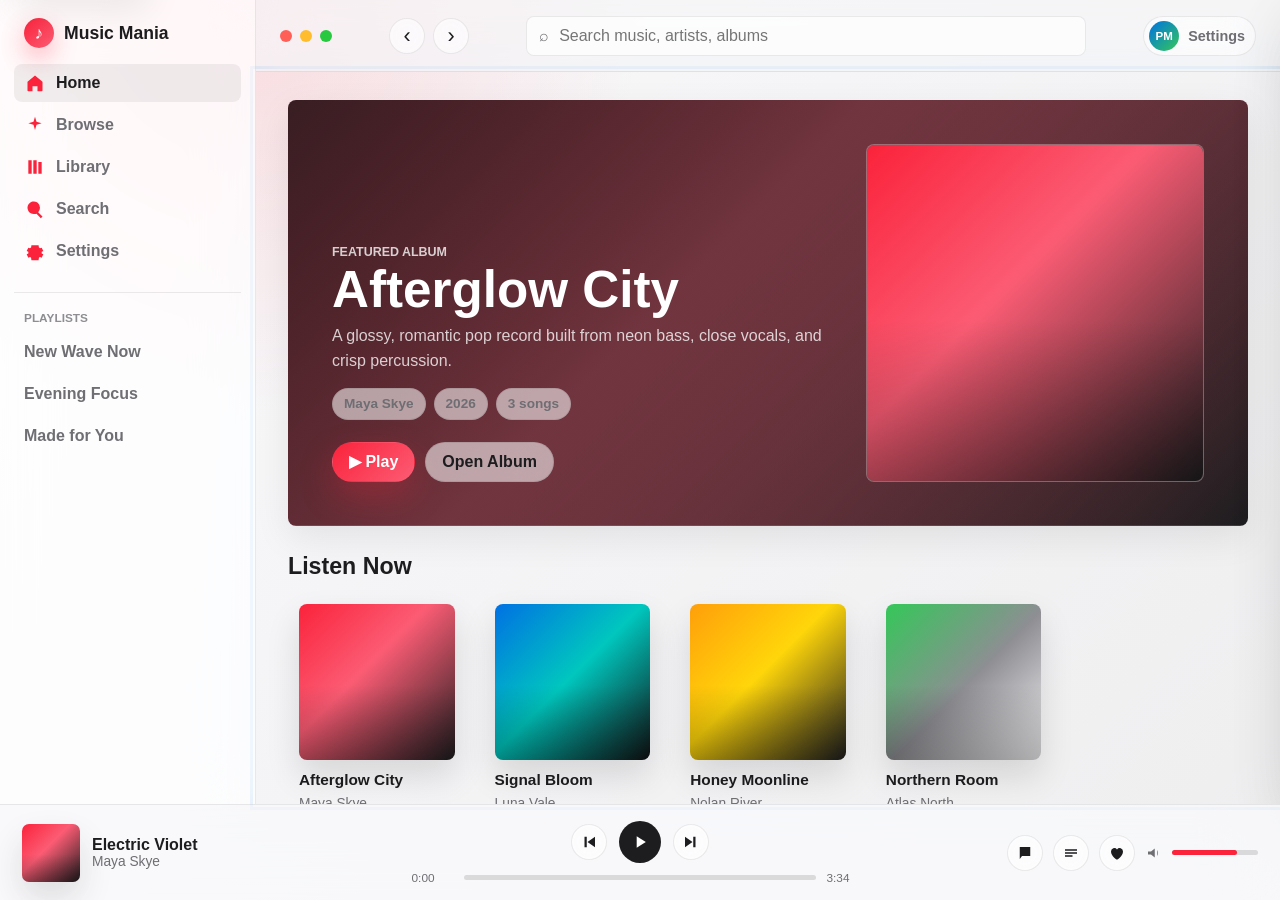
<file: index.html>
<!doctype html>
<html lang="en">
  <head>
    <meta charset="utf-8">
    <meta name="viewport" content="width=device-width, initial-scale=1">
    <meta name="theme-color" content="#fbfbfd">
    <title>Music Mania</title>
    <link rel="preconnect" href="https://images.unsplash.com">
    <link rel="stylesheet" href="./styles/base.css">
    <link rel="stylesheet" href="./styles/layout.css">
    <link rel="stylesheet" href="./styles/components.css">
    <link rel="stylesheet" href="./styles/responsive.css">
  </head>
  <body>
    <a class="skip-link" href="#main-content">Skip to content</a>
    <div class="app-shell">
      <aside class="sidebar" aria-label="Primary">
        <div class="brand" aria-label="Music Mania">
          <span class="brand-mark" aria-hidden="true">♪</span>
          <span>Music Mania</span>
        </div>
        <nav class="nav-list" id="primary-nav"></nav>
        <div class="sidebar-section">
          <div class="sidebar-heading">Playlists</div>
          <nav class="playlist-nav" id="playlist-nav"></nav>
        </div>
      </aside>

      <div class="workspace">
        <header class="topbar">
          <div class="window-controls" aria-hidden="true">
            <span></span><span></span><span></span>
          </div>
          <div class="nav-actions">
            <button class="icon-button" id="back-button" type="button" aria-label="Back" data-tooltip="Back">‹</button>
            <button class="icon-button" id="forward-button" type="button" aria-label="Forward" data-tooltip="Forward">›</button>
          </div>
          <label class="search-box" for="global-search">
            <span aria-hidden="true">⌕</span>
            <input id="global-search" type="search" placeholder="Search music, artists, albums" autocomplete="off">
          </label>
          <button class="profile-button" id="settings-button" type="button" aria-label="Open settings">
            <span class="avatar" aria-hidden="true">PM</span>
            <span class="profile-copy">Settings</span>
          </button>
        </header>

        <main class="content" id="main-content" tabindex="-1"></main>
      </div>

      <aside class="side-panel" id="queue-panel" aria-label="Queue"></aside>
      <aside class="side-panel lyrics-panel" id="lyrics-panel" aria-label="Lyrics"></aside>
    </div>

    <section class="player" id="player" aria-label="Music player"></section>
    <div class="mobile-nav" id="mobile-nav" aria-label="Mobile primary navigation"></div>
    <div class="toast-region" id="toast-region" aria-live="polite" aria-atomic="true"></div>

    <script type="module" src="./scripts/app.js"></script>
  </body>
</html>
</file>
<file: styles/base.css>
:root {
  color-scheme: light;
  --bg: #f5f5f7;
  --surface: rgba(255, 255, 255, 0.76);
  --surface-strong: rgba(255, 255, 255, 0.94);
  --surface-soft: rgba(255, 255, 255, 0.56);
  --text: #1d1d1f;
  --muted: #6e6e73;
  --muted-2: #8d8d92;
  --line: rgba(0, 0, 0, 0.08);
  --line-strong: rgba(0, 0, 0, 0.14);
  --accent: #fa233b;
  --accent-2: #fb5c74;
  --blue: #0071e3;
  --green: #34c759;
  --amber: #ff9f0a;
  --shadow: 0 24px 70px rgba(0, 0, 0, 0.12);
  --shadow-soft: 0 12px 36px rgba(0, 0, 0, 0.08);
  --radius: 8px;
  --sidebar: 256px;
  --panel: 340px;
  --player: 96px;
  --topbar: 72px;
  font-family: -apple-system, BlinkMacSystemFont, "SF Pro Text", "Segoe UI", Roboto, Helvetica, Arial, sans-serif;
}

[data-theme="dark"] {
  color-scheme: dark;
  --bg: #111113;
  --surface: rgba(32, 32, 36, 0.72);
  --surface-strong: rgba(36, 36, 40, 0.94);
  --surface-soft: rgba(48, 48, 54, 0.52);
  --text: #f5f5f7;
  --muted: #a1a1a6;
  --muted-2: #77777d;
  --line: rgba(255, 255, 255, 0.1);
  --line-strong: rgba(255, 255, 255, 0.18);
  --shadow: 0 26px 72px rgba(0, 0, 0, 0.36);
  --shadow-soft: 0 16px 36px rgba(0, 0, 0, 0.24);
}

* {
  box-sizing: border-box;
}

html {
  height: 100%;
  scroll-behavior: smooth;
}

body {
  min-width: 320px;
  height: 100%;
  min-height: 100vh;
  margin: 0;
  color: var(--text);
  background:
    radial-gradient(circle at 18% 0%, rgba(250, 35, 59, 0.14), transparent 30%),
    linear-gradient(135deg, #fafafa 0%, var(--bg) 42%, #eeeeef 100%);
  overflow: hidden;
}

[data-theme="dark"] body,
body[data-theme="dark"] {
  background:
    radial-gradient(circle at 18% 0%, rgba(250, 35, 59, 0.2), transparent 28%),
    linear-gradient(135deg, #19191d 0%, var(--bg) 58%, #16171a 100%);
}

button,
input {
  font: inherit;
}

button {
  color: inherit;
}

button:not(:disabled) {
  cursor: pointer;
}

button:disabled {
  cursor: not-allowed;
  opacity: 0.5;
}

a {
  color: inherit;
  text-decoration: none;
}

img {
  display: block;
  max-width: 100%;
}

svg {
  display: block;
}

:focus-visible {
  outline: 3px solid rgba(0, 113, 227, 0.45);
  outline-offset: 3px;
}

.skip-link {
  position: fixed;
  left: 16px;
  top: 12px;
  z-index: 100;
  padding: 10px 14px;
  border-radius: var(--radius);
  background: var(--surface-strong);
  box-shadow: var(--shadow-soft);
  transform: translateY(-140%);
  transition: transform 180ms ease;
}

.skip-link:focus {
  transform: translateY(0);
}

.sr-only {
  position: absolute;
  width: 1px;
  height: 1px;
  padding: 0;
  margin: -1px;
  overflow: hidden;
  clip: rect(0, 0, 0, 0);
  white-space: nowrap;
  border: 0;
}

@media (prefers-reduced-motion: reduce) {
  *,
  *::before,
  *::after {
    scroll-behavior: auto !important;
    transition-duration: 0.01ms !important;
    animation-duration: 0.01ms !important;
    animation-iteration-count: 1 !important;
  }
}
</file>
<file: styles/layout.css>
.app-shell {
  display: grid;
  grid-template-columns: var(--sidebar) minmax(0, 1fr);
  height: calc(100dvh - var(--player));
  min-height: 0;
  isolation: isolate;
}

.sidebar {
  display: flex;
  flex-direction: column;
  min-height: 0;
  padding: 18px 14px 22px;
  border-right: 1px solid var(--line);
  background: var(--surface);
  backdrop-filter: blur(28px) saturate(1.55);
  -webkit-backdrop-filter: blur(28px) saturate(1.55);
}

.workspace {
  display: grid;
  grid-template-rows: var(--topbar) minmax(0, 1fr);
  min-width: 0;
  min-height: 0;
}

.topbar {
  display: grid;
  grid-template-columns: auto auto minmax(180px, 560px) auto;
  align-items: center;
  gap: 14px;
  padding: 14px 24px;
  border-bottom: 1px solid var(--line);
  background: rgba(245, 245, 247, 0.72);
  backdrop-filter: blur(24px) saturate(1.35);
  -webkit-backdrop-filter: blur(24px) saturate(1.35);
  position: sticky;
  top: 0;
  z-index: 20;
}

[data-theme="dark"] .topbar {
  background: rgba(17, 17, 19, 0.72);
}

.content {
  min-width: 0;
  min-height: 0;
  overflow-y: auto;
  overflow-x: hidden;
  padding: 28px 32px 34px;
  -webkit-overflow-scrolling: touch;
  overscroll-behavior: contain;
  scroll-padding: 28px;
}

.view {
  display: grid;
  gap: 28px;
  animation: view-in 240ms ease both;
}

@keyframes view-in {
  from {
    opacity: 0;
    transform: translateY(8px);
  }
  to {
    opacity: 1;
    transform: translateY(0);
  }
}

.view-header {
  display: flex;
  align-items: end;
  justify-content: space-between;
  gap: 24px;
}

.eyebrow {
  margin: 0 0 6px;
  color: var(--accent);
  font-size: 0.78rem;
  font-weight: 700;
  text-transform: uppercase;
}

.view-title {
  margin: 0;
  font-size: clamp(2rem, 4vw, 4.6rem);
  line-height: 0.96;
  letter-spacing: 0;
}

.view-subtitle {
  max-width: 680px;
  margin: 10px 0 0;
  color: var(--muted);
  font-size: 1rem;
  line-height: 1.55;
}

.section {
  display: grid;
  gap: 14px;
}

.section-head {
  display: flex;
  align-items: center;
  justify-content: space-between;
  gap: 16px;
}

.section-title {
  margin: 0;
  font-size: 1.45rem;
  line-height: 1.1;
}

.grid {
  display: grid;
  gap: 18px;
}

.album-grid {
  grid-template-columns: repeat(auto-fill, minmax(158px, 1fr));
}

.playlist-grid {
  grid-template-columns: repeat(auto-fit, minmax(220px, 1fr));
}

.artist-grid {
  grid-template-columns: repeat(auto-fill, minmax(150px, 1fr));
}

.track-list {
  display: grid;
  gap: 8px;
}

.side-panel {
  position: fixed;
  top: 0;
  right: 0;
  z-index: 50;
  width: min(var(--panel), calc(100vw - 28px));
  height: calc(100dvh - var(--player));
  padding: 22px;
  background: var(--surface-strong);
  border-left: 1px solid var(--line);
  box-shadow: var(--shadow);
  backdrop-filter: blur(30px) saturate(1.4);
  -webkit-backdrop-filter: blur(30px) saturate(1.4);
  transform: translateX(106%);
  transition: transform 260ms cubic-bezier(0.2, 0.8, 0.2, 1);
  overflow: auto;
}

.side-panel.is-open {
  transform: translateX(0);
}

.lyrics-panel {
  width: min(420px, calc(100vw - 28px));
}

.player {
  position: fixed;
  left: 0;
  right: 0;
  bottom: 0;
  z-index: 60;
  height: var(--player);
  border-top: 1px solid var(--line);
  background: rgba(250, 250, 252, 0.84);
  backdrop-filter: blur(34px) saturate(1.45);
  -webkit-backdrop-filter: blur(34px) saturate(1.45);
}

[data-theme="dark"] .player {
  background: rgba(22, 22, 25, 0.88);
}

.mobile-nav {
  display: none;
}
</file>
<file: styles/components.css>
.brand {
  display: flex;
  align-items: center;
  gap: 10px;
  min-height: 40px;
  padding: 0 10px 16px;
  font-size: 1.1rem;
  font-weight: 800;
}

.brand-mark {
  display: grid;
  width: 30px;
  height: 30px;
  place-items: center;
  border-radius: 50%;
  color: #fff;
  background: linear-gradient(135deg, var(--accent), var(--accent-2));
  box-shadow: 0 10px 24px rgba(250, 35, 59, 0.32);
}

.nav-list,
.playlist-nav {
  display: grid;
  gap: 4px;
}

.nav-item,
.playlist-link,
.mobile-nav-item {
  display: flex;
  align-items: center;
  gap: 10px;
  min-height: 38px;
  border: 0;
  border-radius: var(--radius);
  background: transparent;
  color: var(--muted);
  font-weight: 650;
  transition: color 160ms ease, background 160ms ease, transform 160ms ease;
}

.nav-item,
.playlist-link {
  width: 100%;
  padding: 8px 10px;
  text-align: left;
}

.nav-item:hover,
.playlist-link:hover,
.mobile-nav-item:hover,
.nav-item.is-active,
.playlist-link.is-active,
.mobile-nav-item.is-active {
  color: var(--text);
  background: rgba(0, 0, 0, 0.06);
}

[data-theme="dark"] .nav-item:hover,
[data-theme="dark"] .playlist-link:hover,
[data-theme="dark"] .mobile-nav-item:hover,
[data-theme="dark"] .nav-item.is-active,
[data-theme="dark"] .playlist-link.is-active,
[data-theme="dark"] .mobile-nav-item.is-active {
  background: rgba(255, 255, 255, 0.08);
}

.nav-icon {
  display: grid;
  width: 22px;
  height: 22px;
  flex: 0 0 auto;
  place-items: center;
  color: var(--accent);
}

.sidebar-section {
  min-height: 0;
  margin-top: 22px;
  padding-top: 18px;
  border-top: 1px solid var(--line);
  overflow: auto;
}

.sidebar-heading {
  padding: 0 10px 8px;
  color: var(--muted-2);
  font-size: 0.74rem;
  font-weight: 800;
  letter-spacing: 0;
  text-transform: uppercase;
}

.window-controls {
  display: flex;
  gap: 8px;
}

.window-controls span {
  width: 12px;
  height: 12px;
  border-radius: 50%;
}

.window-controls span:nth-child(1) { background: #ff5f57; }
.window-controls span:nth-child(2) { background: #ffbd2e; }
.window-controls span:nth-child(3) { background: #28c840; }

.nav-actions {
  display: flex;
  gap: 8px;
}

.icon-button,
.play-button,
.segmented button,
.chip,
.profile-button {
  border: 1px solid var(--line);
  background: var(--surface-soft);
  backdrop-filter: blur(18px);
  -webkit-backdrop-filter: blur(18px);
}

.icon-button {
  position: relative;
  display: grid;
  width: 36px;
  height: 36px;
  place-items: center;
  border-radius: 50%;
  font-size: 1.35rem;
  line-height: 1;
  transition: transform 160ms ease, background 160ms ease, border-color 160ms ease;
}

.icon-button:hover,
.play-button:hover,
.profile-button:hover,
.chip:hover {
  transform: translateY(-1px);
  border-color: var(--line-strong);
  background: var(--surface-strong);
}

.icon-button[data-tooltip]::after {
  position: absolute;
  bottom: -34px;
  left: 50%;
  z-index: 80;
  padding: 5px 8px;
  border-radius: 6px;
  background: rgba(29, 29, 31, 0.9);
  color: #fff;
  content: attr(data-tooltip);
  font-size: 0.72rem;
  opacity: 0;
  pointer-events: none;
  transform: translate(-50%, -4px);
  transition: opacity 140ms ease, transform 140ms ease;
  white-space: nowrap;
}

.icon-button:hover::after {
  opacity: 1;
  transform: translate(-50%, 0);
}

.search-box {
  display: flex;
  align-items: center;
  gap: 8px;
  min-height: 40px;
  padding: 0 12px;
  border: 1px solid var(--line);
  border-radius: var(--radius);
  background: rgba(255, 255, 255, 0.68);
  color: var(--muted);
  transition: border-color 160ms ease, box-shadow 160ms ease, background 160ms ease;
}

[data-theme="dark"] .search-box {
  background: rgba(255, 255, 255, 0.06);
}

.search-box:focus-within {
  border-color: rgba(0, 113, 227, 0.34);
  box-shadow: 0 0 0 4px rgba(0, 113, 227, 0.11);
  background: var(--surface-strong);
}

.search-box input {
  width: 100%;
  border: 0;
  outline: 0;
  background: transparent;
  color: var(--text);
}

.profile-button {
  display: flex;
  align-items: center;
  justify-self: end;
  gap: 9px;
  min-height: 40px;
  padding: 4px 10px 4px 5px;
  border-radius: 999px;
  transition: transform 160ms ease, background 160ms ease;
}

.avatar {
  display: grid;
  width: 30px;
  height: 30px;
  place-items: center;
  border-radius: 50%;
  color: #fff;
  background: linear-gradient(135deg, #0071e3, #34c759);
  font-size: 0.72rem;
  font-weight: 800;
}

.profile-copy {
  color: var(--muted);
  font-size: 0.9rem;
  font-weight: 700;
}

.hero {
  display: grid;
  grid-template-columns: minmax(0, 1.08fr) minmax(280px, 0.72fr);
  align-items: end;
  min-height: clamp(340px, 44vh, 520px);
  gap: 28px;
  padding: clamp(22px, 4vw, 44px);
  border-radius: var(--radius);
  background:
    linear-gradient(135deg, rgba(29, 29, 31, 0.88), rgba(29, 29, 31, 0.28)),
    var(--hero-bg, linear-gradient(135deg, #fb5c74, #111113));
  background-size: cover;
  background-position: center;
  box-shadow: var(--shadow-soft);
  color: #fff;
  overflow: hidden;
}

.hero .eyebrow,
.hero .view-subtitle {
  color: rgba(255, 255, 255, 0.78);
}

.hero-actions,
.inline-actions {
  display: flex;
  align-items: center;
  flex-wrap: wrap;
  gap: 10px;
  margin-top: 22px;
}

.play-button {
  display: inline-flex;
  align-items: center;
  gap: 9px;
  min-height: 40px;
  padding: 0 16px;
  border-radius: 999px;
  color: var(--text);
  font-weight: 800;
  transition: transform 160ms ease, background 160ms ease, border-color 160ms ease;
}

.play-button.primary {
  border-color: transparent;
  color: #fff;
  background: linear-gradient(135deg, var(--accent), var(--accent-2));
  box-shadow: 0 14px 34px rgba(250, 35, 59, 0.28);
}

.hero-card {
  align-self: stretch;
  min-height: 250px;
  border: 1px solid rgba(255, 255, 255, 0.18);
  border-radius: var(--radius);
  background: rgba(255, 255, 255, 0.14);
  backdrop-filter: blur(26px) saturate(1.4);
  -webkit-backdrop-filter: blur(26px) saturate(1.4);
  overflow: hidden;
}

.hero-card img {
  width: 100%;
  height: 100%;
  object-fit: cover;
}

.album-card,
.artist-card,
.playlist-card {
  position: relative;
  display: grid;
  gap: 10px;
  min-width: 0;
  padding: 10px;
  border: 1px solid transparent;
  border-radius: var(--radius);
  background: transparent;
  color: inherit;
  text-align: left;
  transition: background 180ms ease, transform 180ms ease, border-color 180ms ease;
}

.album-card:hover,
.artist-card:hover,
.playlist-card:hover {
  border-color: var(--line);
  background: var(--surface-soft);
  transform: translateY(-2px);
}

.art {
  position: relative;
  aspect-ratio: 1;
  overflow: hidden;
  border-radius: var(--radius);
  background: var(--art-bg, linear-gradient(135deg, #fa233b, #111113));
  box-shadow: 0 16px 34px rgba(0, 0, 0, 0.12);
}

.art img {
  width: 100%;
  height: 100%;
  object-fit: cover;
}

.art::after {
  position: absolute;
  inset: 0;
  background: linear-gradient(180deg, transparent 52%, rgba(0, 0, 0, 0.28));
  content: "";
}

.card-title {
  margin: 0;
  overflow: hidden;
  font-size: 0.96rem;
  font-weight: 800;
  line-height: 1.25;
  text-overflow: ellipsis;
  white-space: nowrap;
}

.card-subtitle {
  margin: -4px 0 0;
  overflow: hidden;
  color: var(--muted);
  font-size: 0.86rem;
  line-height: 1.3;
  text-overflow: ellipsis;
  white-space: nowrap;
}

.artist-card .art {
  border-radius: 50%;
}

.playlist-card {
  min-height: 130px;
  padding: 16px;
  background: var(--surface-soft);
  border-color: var(--line);
}

.playlist-stack {
  display: grid;
  grid-template-columns: repeat(2, 1fr);
  gap: 5px;
  width: 82px;
}

.playlist-stack .mini-art {
  aspect-ratio: 1;
  border-radius: 5px;
  background: var(--art-bg);
}

.track-row {
  display: grid;
  grid-template-columns: 34px minmax(0, 1fr) minmax(120px, 0.6fr) 58px 36px;
  align-items: center;
  gap: 12px;
  min-height: 56px;
  padding: 7px 10px;
  border: 1px solid transparent;
  border-radius: var(--radius);
  background: transparent;
  color: inherit;
  text-align: left;
  transition: background 160ms ease, border-color 160ms ease;
}

.track-row:hover,
.track-row.is-active {
  border-color: var(--line);
  background: var(--surface-soft);
}

.track-index {
  color: var(--muted-2);
  text-align: center;
  font-size: 0.86rem;
  font-variant-numeric: tabular-nums;
}

.track-main {
  min-width: 0;
}

.track-title {
  overflow: hidden;
  font-weight: 760;
  text-overflow: ellipsis;
  white-space: nowrap;
}

.track-meta,
.track-duration {
  overflow: hidden;
  color: var(--muted);
  font-size: 0.86rem;
  text-overflow: ellipsis;
  white-space: nowrap;
}

.track-duration {
  text-align: right;
  font-variant-numeric: tabular-nums;
}

.hero-detail {
  display: grid;
  grid-template-columns: minmax(180px, 260px) minmax(0, 1fr);
  align-items: end;
  gap: 28px;
  padding: 24px;
  border-radius: var(--radius);
  background: var(--surface-soft);
  border: 1px solid var(--line);
}

.hero-detail .art {
  width: 100%;
}

.stats-strip {
  display: flex;
  flex-wrap: wrap;
  gap: 8px;
  margin-top: 14px;
}

.chip {
  display: inline-flex;
  align-items: center;
  gap: 7px;
  min-height: 32px;
  padding: 0 11px;
  border-radius: 999px;
  color: var(--muted);
  font-size: 0.85rem;
  font-weight: 720;
}

.segmented {
  display: inline-flex;
  padding: 3px;
  border: 1px solid var(--line);
  border-radius: 999px;
  background: var(--surface-soft);
}

.segmented button {
  min-height: 30px;
  padding: 0 12px;
  border: 0;
  border-radius: 999px;
  color: var(--muted);
  background: transparent;
  font-size: 0.86rem;
  font-weight: 800;
}

.segmented button.is-active {
  color: var(--text);
  background: var(--surface-strong);
  box-shadow: 0 4px 12px rgba(0, 0, 0, 0.08);
}

.panel-head {
  display: flex;
  align-items: center;
  justify-content: space-between;
  gap: 12px;
  margin-bottom: 18px;
}

.panel-title {
  margin: 0;
  font-size: 1.45rem;
}

.queue-item {
  display: grid;
  grid-template-columns: 48px minmax(0, 1fr);
  gap: 10px;
  align-items: center;
  padding: 8px;
  border-radius: var(--radius);
  transition: background 160ms ease;
}

.queue-item:hover,
.queue-item.is-active {
  background: var(--surface-soft);
}

.queue-item .art {
  border-radius: 6px;
}

.lyrics-body {
  display: grid;
  gap: 14px;
  color: var(--muted);
  font-size: 1.22rem;
  font-weight: 760;
  line-height: 1.45;
}

.lyrics-line.is-current {
  color: var(--text);
}

.player-inner {
  display: grid;
  grid-template-columns: minmax(210px, 0.8fr) minmax(260px, 1fr) minmax(210px, 0.8fr);
  align-items: center;
  gap: 24px;
  height: 100%;
  padding: 12px 22px;
}

.now-playing {
  display: grid;
  grid-template-columns: 58px minmax(0, 1fr);
  align-items: center;
  gap: 12px;
  min-width: 0;
}

.now-playing .art {
  border-radius: 7px;
}

.player-center {
  display: grid;
  gap: 8px;
  justify-items: center;
}

.transport {
  display: flex;
  align-items: center;
  gap: 12px;
}

.play-toggle {
  display: grid;
  width: 42px;
  height: 42px;
  place-items: center;
  border: 0;
  border-radius: 50%;
  color: #fff;
  background: var(--text);
  transition: transform 160ms ease;
}

[data-theme="dark"] .play-toggle {
  color: #111113;
  background: #f5f5f7;
  box-shadow: 0 8px 22px rgba(0, 0, 0, 0.34);
}

.play-toggle:hover {
  transform: scale(1.04);
}

.progress-row {
  display: grid;
  grid-template-columns: 42px minmax(120px, 460px) 42px;
  align-items: center;
  gap: 10px;
  width: min(100%, 560px);
  color: var(--muted);
  font-size: 0.74rem;
  font-variant-numeric: tabular-nums;
}

.progress-bar,
.volume-bar {
  position: relative;
  height: 5px;
  border-radius: 999px;
  background: rgba(128, 128, 128, 0.25);
}

.progress-fill,
.volume-fill {
  position: absolute;
  inset: 0 auto 0 0;
  width: var(--value, 0%);
  border-radius: inherit;
  background: var(--accent);
  pointer-events: none;
}

.range-input {
  position: absolute;
  inset: -10px 0;
  z-index: 2;
  width: 100%;
  height: 25px;
  margin: 0;
  appearance: none;
  -webkit-appearance: none;
  background: transparent;
  cursor: pointer;
  opacity: 0;
}

.range-input:focus-visible {
  opacity: 1;
}

.range-input::-webkit-slider-runnable-track {
  height: 5px;
  border-radius: 999px;
  background: transparent;
}

.range-input::-webkit-slider-thumb {
  width: 14px;
  height: 14px;
  margin-top: -4.5px;
  border: 0;
  border-radius: 50%;
  appearance: none;
  -webkit-appearance: none;
  background: var(--accent);
  box-shadow: 0 2px 8px rgba(0, 0, 0, 0.22);
}

.range-input::-moz-range-track {
  height: 5px;
  border-radius: 999px;
  background: transparent;
}

.range-input::-moz-range-thumb {
  width: 14px;
  height: 14px;
  border: 0;
  border-radius: 50%;
  background: var(--accent);
  box-shadow: 0 2px 8px rgba(0, 0, 0, 0.22);
}

.progress-bar:hover .range-input,
.volume-bar:hover .range-input,
.range-input:focus-visible {
  opacity: 1;
}

.player-actions {
  display: flex;
  align-items: center;
  justify-content: end;
  gap: 10px;
}

.volume {
  display: grid;
  grid-template-columns: 20px 86px;
  align-items: center;
  gap: 7px;
  color: var(--muted);
}

.settings-grid {
  display: grid;
  grid-template-columns: repeat(auto-fit, minmax(230px, 1fr));
  gap: 14px;
}

.setting-card {
  display: grid;
  gap: 12px;
  padding: 16px;
  border: 1px solid var(--line);
  border-radius: var(--radius);
  background: var(--surface-soft);
}

.setting-card h3,
.setting-card p {
  margin: 0;
}

.setting-card p {
  color: var(--muted);
  line-height: 1.45;
}

.toggle {
  display: flex;
  align-items: center;
  justify-content: space-between;
  gap: 14px;
}

.switch {
  position: relative;
  width: 46px;
  height: 28px;
  flex: 0 0 auto;
}

.switch input {
  position: absolute;
  opacity: 0;
}

.switch span {
  position: absolute;
  inset: 0;
  border-radius: 999px;
  background: rgba(128, 128, 128, 0.28);
  transition: background 160ms ease;
}

.switch span::after {
  position: absolute;
  top: 3px;
  left: 3px;
  width: 22px;
  height: 22px;
  border-radius: 50%;
  background: #fff;
  box-shadow: 0 2px 8px rgba(0, 0, 0, 0.22);
  content: "";
  transition: transform 160ms ease;
}

.switch input:checked + span {
  background: var(--accent);
}

.switch input:checked + span::after {
  transform: translateX(18px);
}

.empty-state {
  display: grid;
  place-items: center;
  min-height: 260px;
  border: 1px dashed var(--line-strong);
  border-radius: var(--radius);
  color: var(--muted);
  text-align: center;
}

.error-page {
  display: grid;
  min-height: 100dvh;
  padding: 24px;
  place-items: center;
}

.error-panel {
  display: grid;
  justify-items: center;
  width: min(100%, 680px);
  padding: clamp(28px, 6vw, 56px);
  border: 1px solid var(--line);
  border-radius: var(--radius);
  background: var(--surface-soft);
  box-shadow: var(--shadow-soft);
  text-align: center;
}

.error-panel .play-button {
  margin-top: 24px;
}

.toast-region {
  position: fixed;
  right: 18px;
  bottom: calc(var(--player) + 18px);
  z-index: 90;
  display: grid;
  gap: 8px;
}

.toast {
  padding: 10px 12px;
  border: 1px solid var(--line);
  border-radius: var(--radius);
  background: var(--surface-strong);
  box-shadow: var(--shadow-soft);
  animation: toast-in 180ms ease both;
}

@keyframes toast-in {
  from {
    opacity: 0;
    transform: translateY(8px);
  }
  to {
    opacity: 1;
    transform: translateY(0);
  }
}
</file>
<file: styles/responsive.css>
@media (max-width: 1180px) {
  :root {
    --sidebar: 224px;
  }

  .topbar {
    grid-template-columns: auto minmax(160px, 1fr) auto;
  }

  .window-controls {
    display: none;
  }

  .hero {
    grid-template-columns: 1fr;
  }

  .hero-card {
    display: none;
  }
}

@media (max-width: 860px) {
  :root {
    --player: 118px;
  }

  body {
    overflow: hidden;
  }

  .app-shell {
    grid-template-columns: 1fr;
    height: calc(100dvh - var(--player) - 64px);
  }

  .sidebar {
    display: none;
  }

  .topbar {
    grid-template-columns: auto minmax(0, 1fr) auto;
    gap: 10px;
    padding: 12px 14px;
  }

  .nav-actions {
    display: none;
  }

  .profile-copy {
    display: none;
  }

  .content {
    padding: 20px 16px 28px;
  }

  .view-header {
    align-items: start;
    flex-direction: column;
  }

  .hero {
    min-height: 330px;
    padding: 24px;
  }

  .hero-detail {
    grid-template-columns: 120px minmax(0, 1fr);
    align-items: center;
    gap: 16px;
    padding: 14px;
  }

  .album-grid,
  .artist-grid {
    grid-template-columns: repeat(auto-fill, minmax(132px, 1fr));
    gap: 12px;
  }

  .playlist-grid {
    grid-template-columns: 1fr;
  }

  .track-row {
    grid-template-columns: 28px minmax(0, 1fr) 42px 34px;
  }

  .track-meta {
    display: none;
  }

  .player {
    bottom: 64px;
  }

  .player-inner {
    grid-template-columns: 1fr auto;
    grid-template-rows: auto auto;
    gap: 8px 12px;
    padding: 10px 14px;
  }

  .now-playing {
    grid-template-columns: 46px minmax(0, 1fr);
  }

  .player-center {
    grid-column: 1 / -1;
    grid-row: 2;
  }

  .player-actions {
    grid-column: 2;
    grid-row: 1;
  }

  .volume {
    display: none;
  }

  .progress-row {
    grid-template-columns: 36px minmax(0, 1fr) 36px;
    width: 100%;
  }

  .mobile-nav {
    position: fixed;
    left: 0;
    right: 0;
    bottom: 0;
    z-index: 70;
    display: grid;
    grid-template-columns: repeat(5, 1fr);
    height: 64px;
    border-top: 1px solid var(--line);
    background: var(--surface-strong);
    backdrop-filter: blur(28px) saturate(1.4);
    -webkit-backdrop-filter: blur(28px) saturate(1.4);
  }

  .mobile-nav-item {
    justify-content: center;
    flex-direction: column;
    gap: 3px;
    min-height: 64px;
    border-radius: 0;
    font-size: 0.68rem;
  }

  .mobile-nav-item .nav-icon {
    width: 20px;
    height: 20px;
  }

  .side-panel {
    height: calc(100dvh - var(--player) - 64px);
  }
}

@media (max-width: 560px) {
  :root {
    --topbar: 64px;
  }

  .topbar {
    grid-template-columns: minmax(0, 1fr) auto;
  }

  .search-box {
    min-width: 0;
  }

  .profile-button {
    padding-right: 5px;
  }

  .view-title {
    font-size: 2.25rem;
  }

  .hero {
    min-height: 300px;
  }

  .hero-detail {
    grid-template-columns: 1fr;
  }

  .hero-detail .art {
    width: min(190px, 70vw);
  }

  .section-head {
    align-items: start;
    flex-direction: column;
  }

  .album-grid,
  .artist-grid {
    grid-template-columns: repeat(2, minmax(0, 1fr));
  }

  .player-actions .icon-button:not([data-panel]) {
    display: none;
  }

  .toast-region {
    left: 12px;
    right: 12px;
  }
}
</file>
